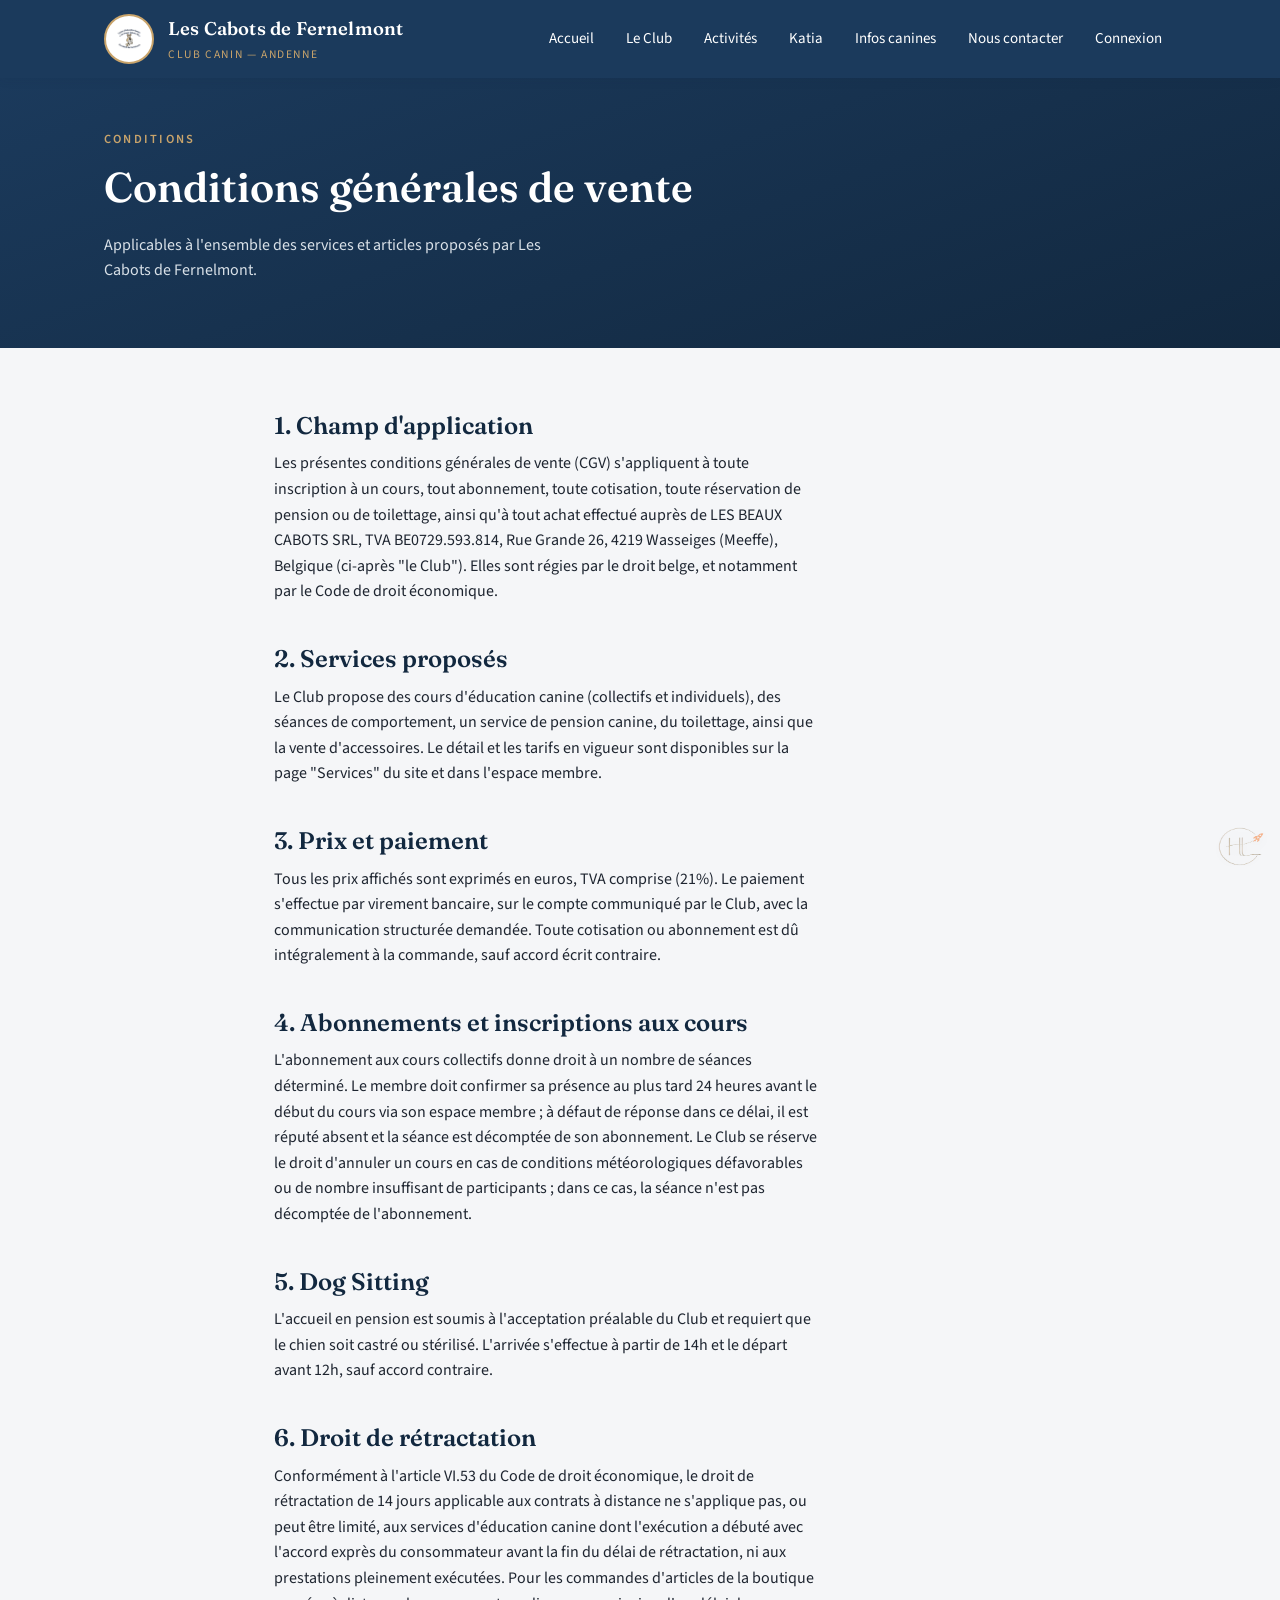
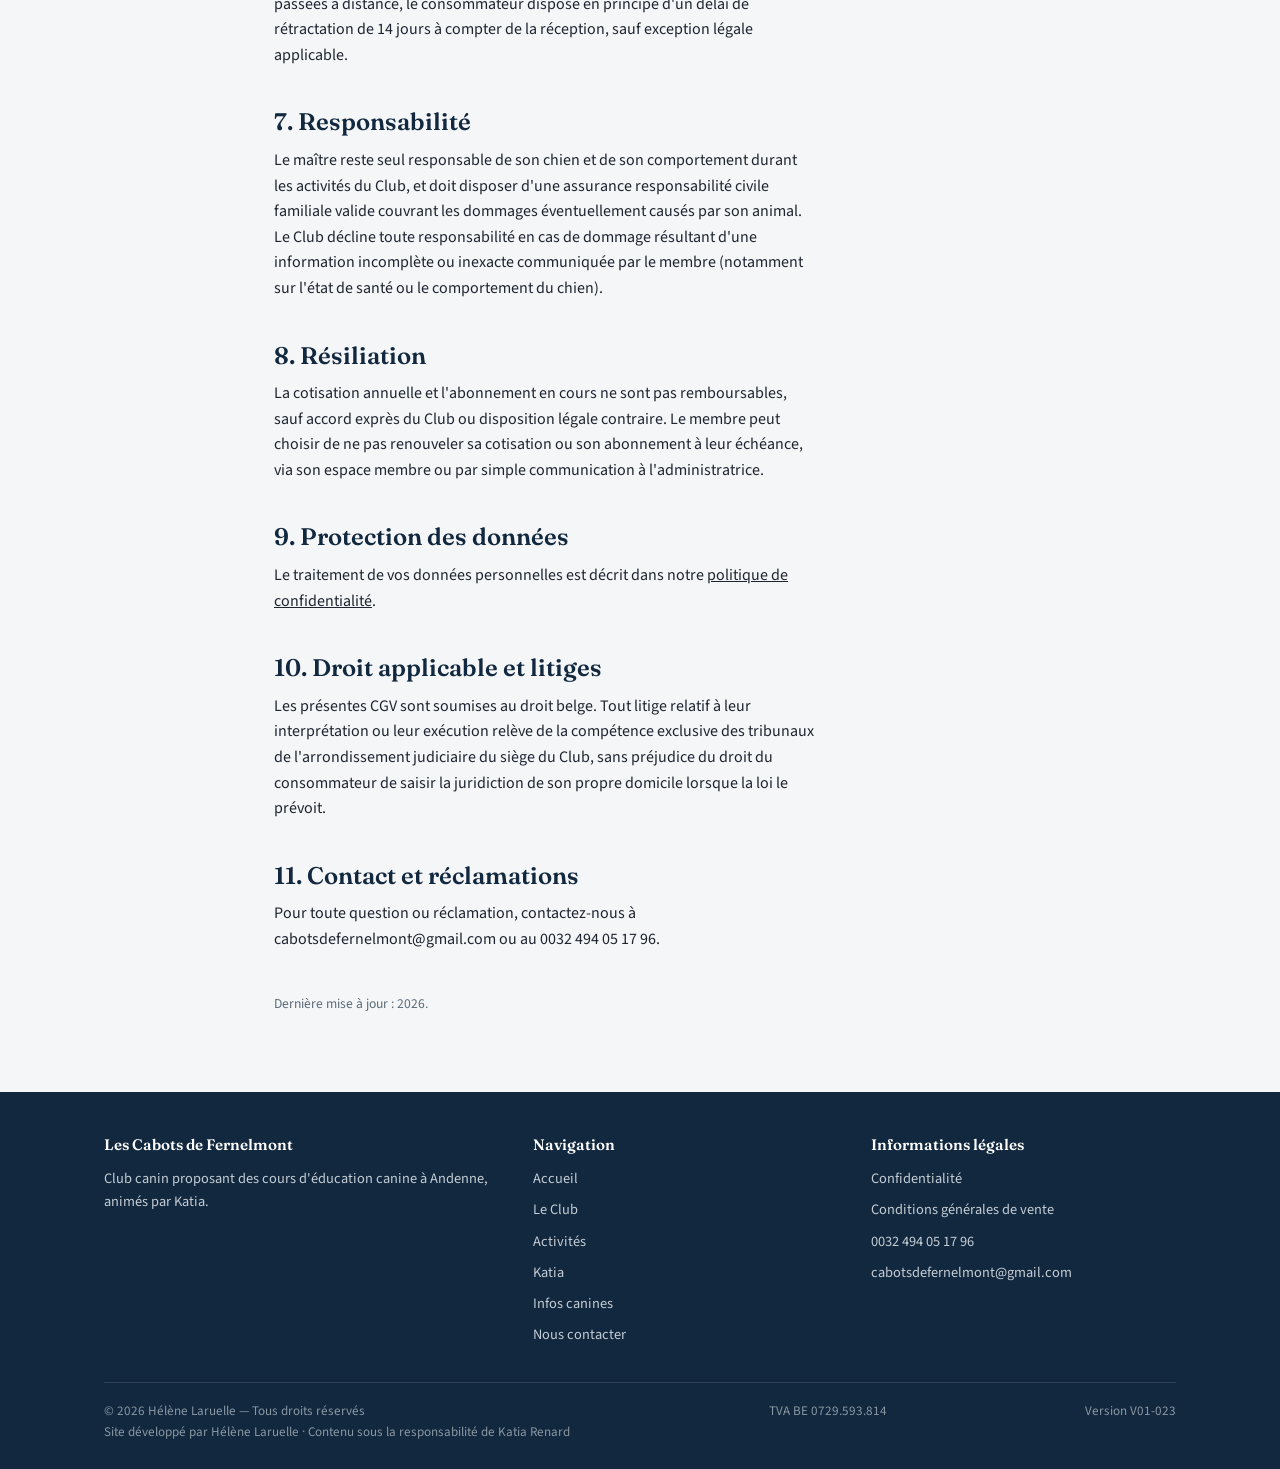
<file: cgv.html>
<!-- © 2026 Hélène Laruelle. Tous droits réservés. Ce code ne peut être utilisé, copié ou modifié sans autorisation écrite. Voir LICENSE.txt. Contenu sous la responsabilité de Katia Renard. -->
<!DOCTYPE html>
<html lang="fr">
<head>
<meta charset="UTF-8">
<meta name="viewport" content="width=device-width, initial-scale=1.0">
<title>Conditions générales de vente — Les Cabots de Fernelmont</title>
<meta name="description" content="Conditions générales de vente du club canin Les Cabots de Fernelmont, régies par le droit belge.">
<link rel="preconnect" href="https://fonts.googleapis.com">
<link rel="preconnect" href="https://fonts.gstatic.com" crossorigin>
<link href="https://fonts.googleapis.com/css2?family=Fraunces:wght@500;600;700&family=Source+Sans+3:wght@400;600;700&display=swap" rel="stylesheet">
<link rel="stylesheet" href="assets/style.css">
</head>
<body>

<header class="site-header">
  <div class="header-inner">
    <a class="brand" href="index.html">
      <span class="brand-logo"><img src="assets/logo.png" alt="Logo Les Cabots de Fernelmont"></span>
      <span class="brand-text">
        <span class="brand-name">Les Cabots de Fernelmont</span>
        <span class="brand-tagline">Club canin — Andenne</span>
      </span>
    </a>
    <button class="nav-toggle" aria-expanded="false" aria-controls="main-nav" aria-label="Ouvrir le menu"><span class="bars"></span></button>
    <nav class="main-nav" id="main-nav" aria-label="Navigation principale">
      <ul>
        <li><a href="index.html">Accueil</a></li>
        <li><a href="club.html">Le Club</a></li>
        <li><a href="activites.html">Activités</a></li>
        <li><a href="katia.html">Katia</a></li>
        <li><a href="infos-canines.html">Infos canines</a></li>
        <li><a href="contact.html">Nous contacter</a></li>
        <li><a href="connexion.html">Connexion</a></li>
      </ul>
    </nav>
  </div>
</header>

<section class="page-hero">
  <div class="container">
    <span class="eyebrow">Conditions</span>
    <h1>Conditions générales de vente</h1>
    <p class="lead">Applicables à l'ensemble des services et articles proposés par Les Cabots de Fernelmont.</p>
  </div>
</section>

<section>
  <div class="container" style="max-width: 780px;">

    <div class="info-block">
      <h2>1. Champ d'application</h2>
      <p>Les présentes conditions générales de vente (CGV) s'appliquent à toute inscription à un cours, tout abonnement, toute cotisation, toute réservation de pension ou de toilettage, ainsi qu'à tout achat effectué auprès de LES BEAUX CABOTS SRL, TVA BE0729.593.814, Rue Grande 26, 4219 Wasseiges (Meeffe), Belgique (ci-après "le Club"). Elles sont régies par le droit belge, et notamment par le Code de droit économique.</p>
    </div>

    <div class="info-block">
      <h2>2. Services proposés</h2>
      <p>Le Club propose des cours d'éducation canine (collectifs et individuels), des séances de comportement, un service de pension canine, du toilettage, ainsi que la vente d'accessoires. Le détail et les tarifs en vigueur sont disponibles sur la page "Services" du site et dans l'espace membre.</p>
    </div>

    <div class="info-block">
      <h2>3. Prix et paiement</h2>
      <p>Tous les prix affichés sont exprimés en euros, TVA comprise (21%). Le paiement s'effectue par virement bancaire, sur le compte communiqué par le Club, avec la communication structurée demandée. Toute cotisation ou abonnement est dû intégralement à la commande, sauf accord écrit contraire.</p>
    </div>

    <div class="info-block">
      <h2>4. Abonnements et inscriptions aux cours</h2>
      <p>L'abonnement aux cours collectifs donne droit à un nombre de séances déterminé. Le membre doit confirmer sa présence au plus tard 24 heures avant le début du cours via son espace membre ; à défaut de réponse dans ce délai, il est réputé absent et la séance est décomptée de son abonnement. Le Club se réserve le droit d'annuler un cours en cas de conditions météorologiques défavorables ou de nombre insuffisant de participants ; dans ce cas, la séance n'est pas décomptée de l'abonnement.</p>
    </div>

    <div class="info-block">
      <h2>5. Dog Sitting</h2>
      <p>L'accueil en pension est soumis à l'acceptation préalable du Club et requiert que le chien soit castré ou stérilisé. L'arrivée s'effectue à partir de 14h et le départ avant 12h, sauf accord contraire.</p>
    </div>

    <div class="info-block">
      <h2>6. Droit de rétractation</h2>
      <p>Conformément à l'article VI.53 du Code de droit économique, le droit de rétractation de 14 jours applicable aux contrats à distance ne s'applique pas, ou peut être limité, aux services d'éducation canine dont l'exécution a débuté avec l'accord exprès du consommateur avant la fin du délai de rétractation, ni aux prestations pleinement exécutées. Pour les commandes d'articles de la boutique passées à distance, le consommateur dispose en principe d'un délai de rétractation de 14 jours à compter de la réception, sauf exception légale applicable.</p>
    </div>

    <div class="info-block">
      <h2>7. Responsabilité</h2>
      <p>Le maître reste seul responsable de son chien et de son comportement durant les activités du Club, et doit disposer d'une assurance responsabilité civile familiale valide couvrant les dommages éventuellement causés par son animal. Le Club décline toute responsabilité en cas de dommage résultant d'une information incomplète ou inexacte communiquée par le membre (notamment sur l'état de santé ou le comportement du chien).</p>
    </div>

    <div class="info-block">
      <h2>8. Résiliation</h2>
      <p>La cotisation annuelle et l'abonnement en cours ne sont pas remboursables, sauf accord exprès du Club ou disposition légale contraire. Le membre peut choisir de ne pas renouveler sa cotisation ou son abonnement à leur échéance, via son espace membre ou par simple communication à l'administratrice.</p>
    </div>

    <div class="info-block">
      <h2>9. Protection des données</h2>
      <p>Le traitement de vos données personnelles est décrit dans notre <a href="confidentialite.html">politique de confidentialité</a>.</p>
    </div>

    <div class="info-block">
      <h2>10. Droit applicable et litiges</h2>
      <p>Les présentes CGV sont soumises au droit belge. Tout litige relatif à leur interprétation ou leur exécution relève de la compétence exclusive des tribunaux de l'arrondissement judiciaire du siège du Club, sans préjudice du droit du consommateur de saisir la juridiction de son propre domicile lorsque la loi le prévoit.</p>
    </div>

    <div class="info-block">
      <h2>11. Contact et réclamations</h2>
      <p>Pour toute question ou réclamation, contactez-nous à cabotsdefernelmont@gmail.com ou au 0032 494 05 17 96.</p>
    </div>

    <p style="color:var(--slate); font-size:0.85rem; margin-top:40px;">Dernière mise à jour : 2026.</p>

  </div>
</section>

<footer class="site-footer">
  <div class="container">
    <div class="footer-grid">
      <div>
        <h4>Les Cabots de Fernelmont</h4>
        <p>Club canin proposant des cours d'éducation canine à Andenne, animés par Katia.</p>
      </div>
      <div>
        <h4>Navigation</h4>
        <ul>
          <li><a href="index.html">Accueil</a></li>
          <li><a href="club.html">Le Club</a></li>
          <li><a href="activites.html">Activités</a></li>
          <li><a href="katia.html">Katia</a></li>
          <li><a href="infos-canines.html">Infos canines</a></li>
          <li><a href="contact.html">Nous contacter</a></li>
        </ul>
      </div>
      <div>
        <h4>Informations légales</h4>
        <ul>
          <li><a href="confidentialite.html">Confidentialité</a></li>
          <li><a href="cgv.html">Conditions générales de vente</a></li>
          <li><a href="tel:+32494051796">0032 494 05 17 96</a></li>
          <li><a href="mailto:cabotsdefernelmont@gmail.com">cabotsdefernelmont@gmail.com</a></li>
        </ul>
      </div>
    </div>
    <div class="footer-bottom">
      <span>© 2026 Hélène Laruelle — Tous droits réservés<br>Site développé par Hélène Laruelle · Contenu sous la responsabilité de Katia Renard</span>
      <span>TVA BE 0729.593.814</span>
      <span>Version <span id="versionPublic"></span></span>
    </div>
  </div>
</footer>

<script>
  const toggle = document.querySelector('.nav-toggle');
  const nav = document.getElementById('main-nav');
  toggle.addEventListener('click', () => {
    const isOpen = nav.classList.toggle('open');
    toggle.setAttribute('aria-expanded', isOpen);
  });
</script>
<img src="assets/logo-helene-laruelle.png" alt="Site développé par Hélène Laruelle" title="Site développé par Hélène Laruelle" class="badge-helene">
<script type="module">
  import { VERSION_SITE } from "./assets/version.js";
  document.getElementById('versionPublic') && (document.getElementById('versionPublic').textContent = VERSION_SITE);
</script>
</body>
</html>
</file>
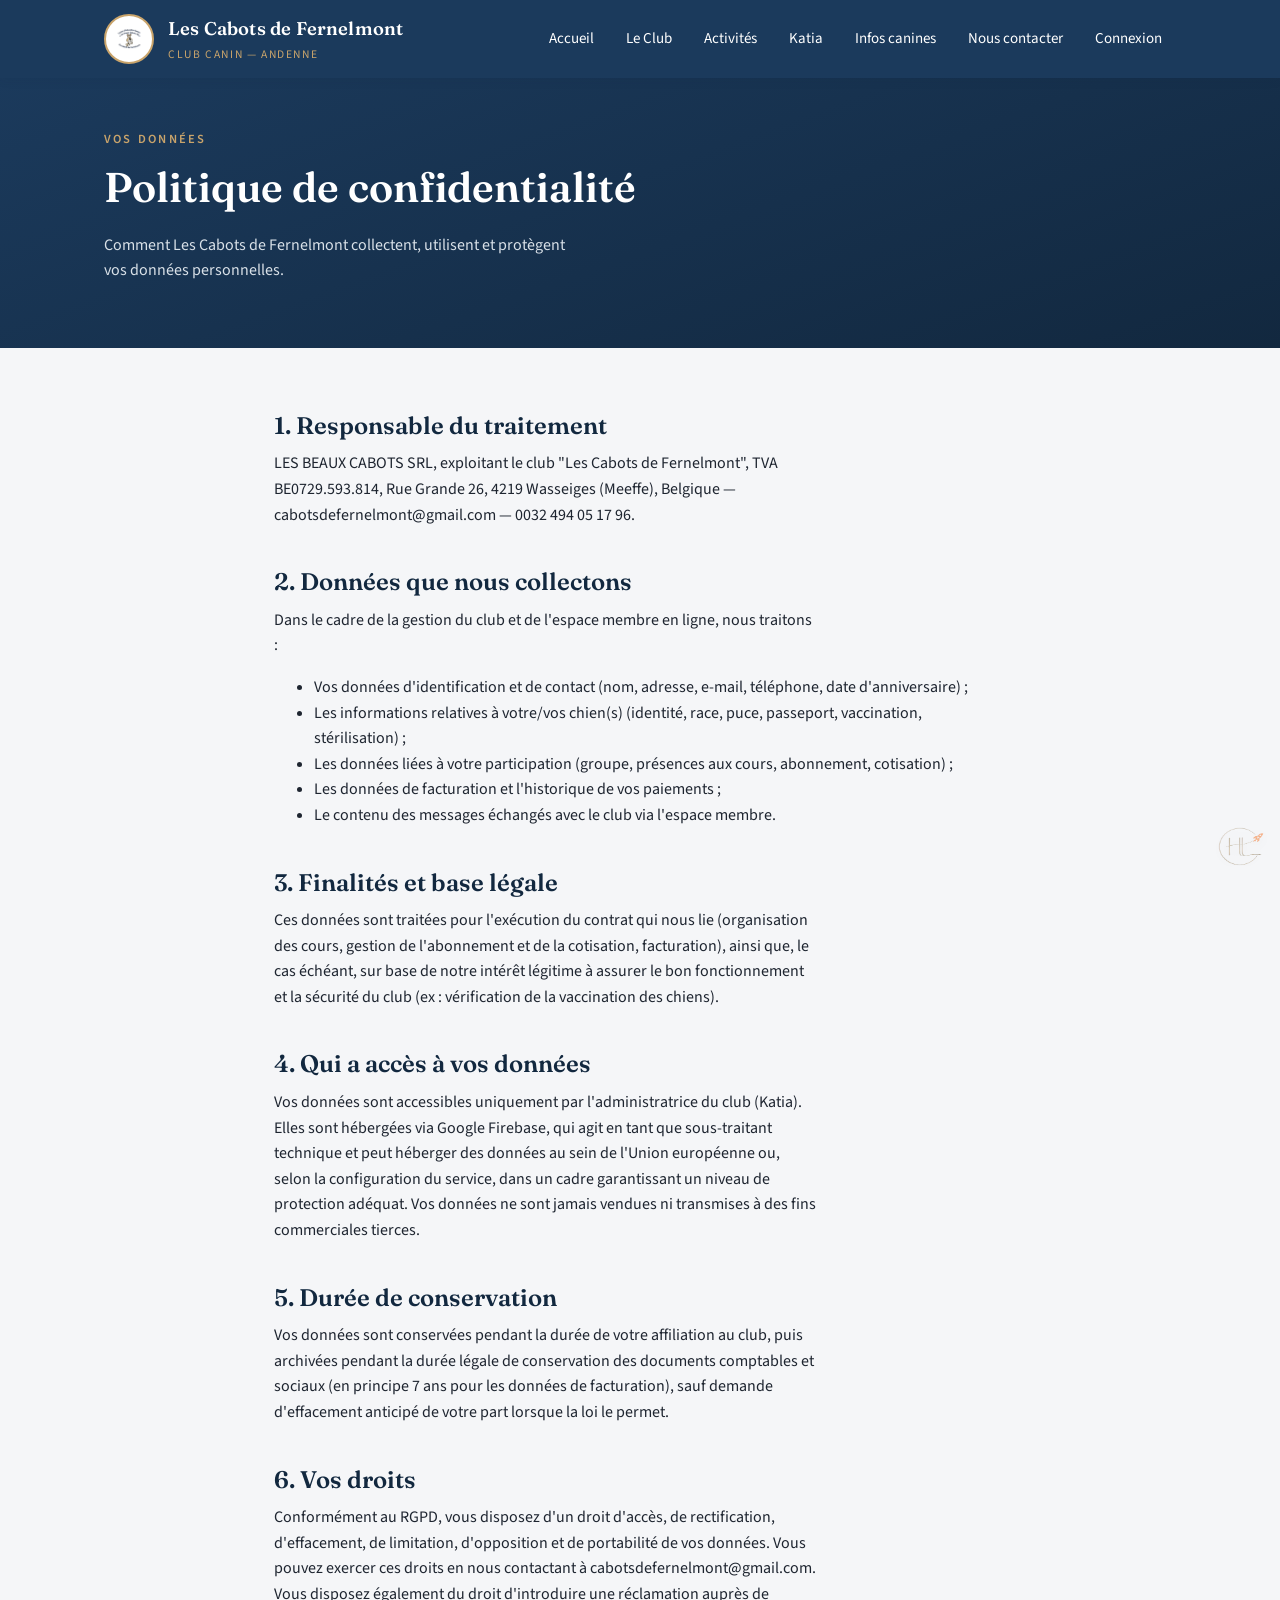
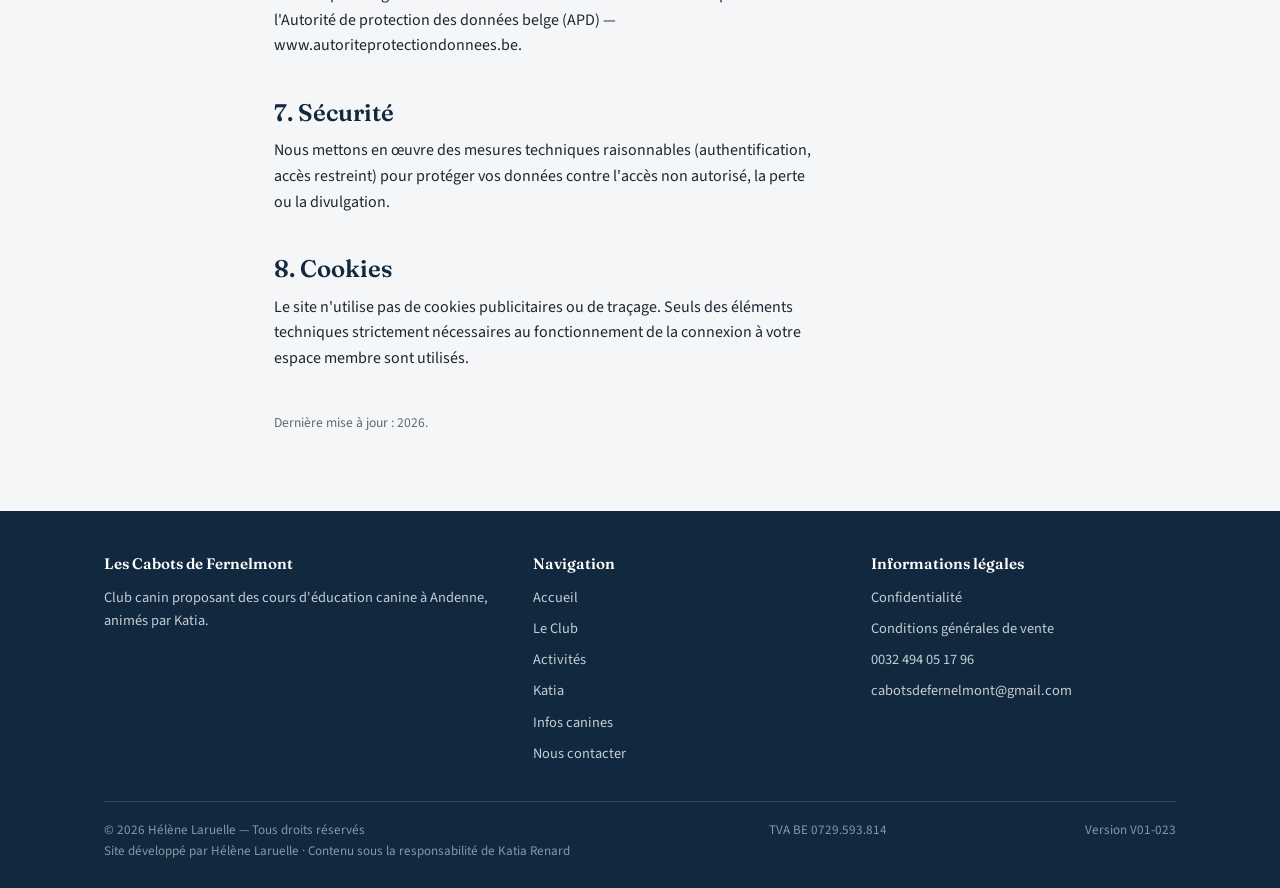
<file: confidentialite.html>
<!-- © 2026 Hélène Laruelle. Tous droits réservés. Ce code ne peut être utilisé, copié ou modifié sans autorisation écrite. Voir LICENSE.txt. Contenu sous la responsabilité de Katia Renard. -->
<!DOCTYPE html>
<html lang="fr">
<head>
<meta charset="UTF-8">
<meta name="viewport" content="width=device-width, initial-scale=1.0">
<title>Politique de confidentialité — Les Cabots de Fernelmont</title>
<meta name="description" content="Politique de confidentialité et protection des données (RGPD) du club canin Les Cabots de Fernelmont.">
<link rel="preconnect" href="https://fonts.googleapis.com">
<link rel="preconnect" href="https://fonts.gstatic.com" crossorigin>
<link href="https://fonts.googleapis.com/css2?family=Fraunces:wght@500;600;700&family=Source+Sans+3:wght@400;600;700&display=swap" rel="stylesheet">
<link rel="stylesheet" href="assets/style.css">
</head>
<body>

<header class="site-header">
  <div class="header-inner">
    <a class="brand" href="index.html">
      <span class="brand-logo"><img src="assets/logo.png" alt="Logo Les Cabots de Fernelmont"></span>
      <span class="brand-text">
        <span class="brand-name">Les Cabots de Fernelmont</span>
        <span class="brand-tagline">Club canin — Andenne</span>
      </span>
    </a>
    <button class="nav-toggle" aria-expanded="false" aria-controls="main-nav" aria-label="Ouvrir le menu"><span class="bars"></span></button>
    <nav class="main-nav" id="main-nav" aria-label="Navigation principale">
      <ul>
        <li><a href="index.html">Accueil</a></li>
        <li><a href="club.html">Le Club</a></li>
        <li><a href="activites.html">Activités</a></li>
        <li><a href="katia.html">Katia</a></li>
        <li><a href="infos-canines.html">Infos canines</a></li>
        <li><a href="contact.html">Nous contacter</a></li>
        <li><a href="connexion.html">Connexion</a></li>
      </ul>
    </nav>
  </div>
</header>

<section class="page-hero">
  <div class="container">
    <span class="eyebrow">Vos données</span>
    <h1>Politique de confidentialité</h1>
    <p class="lead">Comment Les Cabots de Fernelmont collectent, utilisent et protègent vos données personnelles.</p>
  </div>
</section>

<section>
  <div class="container" style="max-width: 780px;">

    <div class="info-block">
      <h2>1. Responsable du traitement</h2>
      <p>LES BEAUX CABOTS SRL, exploitant le club "Les Cabots de Fernelmont", TVA BE0729.593.814, Rue Grande 26, 4219 Wasseiges (Meeffe), Belgique — cabotsdefernelmont@gmail.com — 0032 494 05 17 96.</p>
    </div>

    <div class="info-block">
      <h2>2. Données que nous collectons</h2>
      <p>Dans le cadre de la gestion du club et de l'espace membre en ligne, nous traitons :</p>
      <ul>
        <li>Vos données d'identification et de contact (nom, adresse, e-mail, téléphone, date d'anniversaire) ;</li>
        <li>Les informations relatives à votre/vos chien(s) (identité, race, puce, passeport, vaccination, stérilisation) ;</li>
        <li>Les données liées à votre participation (groupe, présences aux cours, abonnement, cotisation) ;</li>
        <li>Les données de facturation et l'historique de vos paiements ;</li>
        <li>Le contenu des messages échangés avec le club via l'espace membre.</li>
      </ul>
    </div>

    <div class="info-block">
      <h2>3. Finalités et base légale</h2>
      <p>Ces données sont traitées pour l'exécution du contrat qui nous lie (organisation des cours, gestion de l'abonnement et de la cotisation, facturation), ainsi que, le cas échéant, sur base de notre intérêt légitime à assurer le bon fonctionnement et la sécurité du club (ex : vérification de la vaccination des chiens).</p>
    </div>

    <div class="info-block">
      <h2>4. Qui a accès à vos données</h2>
      <p>Vos données sont accessibles uniquement par l'administratrice du club (Katia). Elles sont hébergées via Google Firebase, qui agit en tant que sous-traitant technique et peut héberger des données au sein de l'Union européenne ou, selon la configuration du service, dans un cadre garantissant un niveau de protection adéquat. Vos données ne sont jamais vendues ni transmises à des fins commerciales tierces.</p>
    </div>

    <div class="info-block">
      <h2>5. Durée de conservation</h2>
      <p>Vos données sont conservées pendant la durée de votre affiliation au club, puis archivées pendant la durée légale de conservation des documents comptables et sociaux (en principe 7 ans pour les données de facturation), sauf demande d'effacement anticipé de votre part lorsque la loi le permet.</p>
    </div>

    <div class="info-block">
      <h2>6. Vos droits</h2>
      <p>Conformément au RGPD, vous disposez d'un droit d'accès, de rectification, d'effacement, de limitation, d'opposition et de portabilité de vos données. Vous pouvez exercer ces droits en nous contactant à cabotsdefernelmont@gmail.com. Vous disposez également du droit d'introduire une réclamation auprès de l'Autorité de protection des données belge (APD) — www.autoriteprotectiondonnees.be.</p>
    </div>

    <div class="info-block">
      <h2>7. Sécurité</h2>
      <p>Nous mettons en œuvre des mesures techniques raisonnables (authentification, accès restreint) pour protéger vos données contre l'accès non autorisé, la perte ou la divulgation.</p>
    </div>

    <div class="info-block">
      <h2>8. Cookies</h2>
      <p>Le site n'utilise pas de cookies publicitaires ou de traçage. Seuls des éléments techniques strictement nécessaires au fonctionnement de la connexion à votre espace membre sont utilisés.</p>
    </div>

    <p style="color:var(--slate); font-size:0.85rem; margin-top:40px;">Dernière mise à jour : 2026.</p>

  </div>
</section>

<footer class="site-footer">
  <div class="container">
    <div class="footer-grid">
      <div>
        <h4>Les Cabots de Fernelmont</h4>
        <p>Club canin proposant des cours d'éducation canine à Andenne, animés par Katia.</p>
      </div>
      <div>
        <h4>Navigation</h4>
        <ul>
          <li><a href="index.html">Accueil</a></li>
          <li><a href="club.html">Le Club</a></li>
          <li><a href="activites.html">Activités</a></li>
          <li><a href="katia.html">Katia</a></li>
          <li><a href="infos-canines.html">Infos canines</a></li>
          <li><a href="contact.html">Nous contacter</a></li>
        </ul>
      </div>
      <div>
        <h4>Informations légales</h4>
        <ul>
          <li><a href="confidentialite.html">Confidentialité</a></li>
          <li><a href="cgv.html">Conditions générales de vente</a></li>
          <li><a href="tel:+32494051796">0032 494 05 17 96</a></li>
          <li><a href="mailto:cabotsdefernelmont@gmail.com">cabotsdefernelmont@gmail.com</a></li>
        </ul>
      </div>
    </div>
    <div class="footer-bottom">
      <span>© 2026 Hélène Laruelle — Tous droits réservés<br>Site développé par Hélène Laruelle · Contenu sous la responsabilité de Katia Renard</span>
      <span>TVA BE 0729.593.814</span>
      <span>Version <span id="versionPublic"></span></span>
    </div>
  </div>
</footer>

<script>
  const toggle = document.querySelector('.nav-toggle');
  const nav = document.getElementById('main-nav');
  toggle.addEventListener('click', () => {
    const isOpen = nav.classList.toggle('open');
    toggle.setAttribute('aria-expanded', isOpen);
  });
</script>
<img src="assets/logo-helene-laruelle.png" alt="Site développé par Hélène Laruelle" title="Site développé par Hélène Laruelle" class="badge-helene">
<script type="module">
  import { VERSION_SITE } from "./assets/version.js";
  document.getElementById('versionPublic') && (document.getElementById('versionPublic').textContent = VERSION_SITE);
</script>
</body>
</html>
</file>
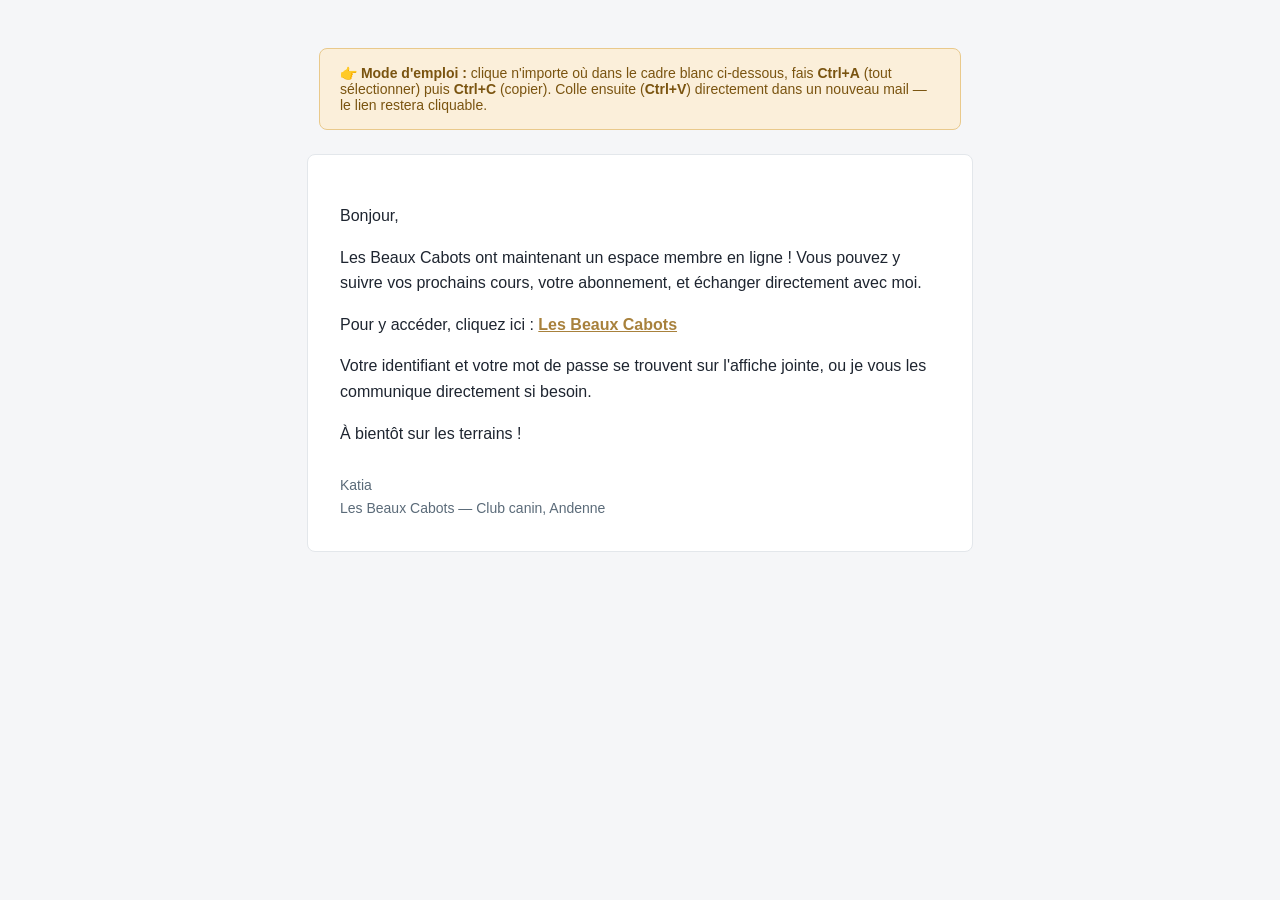
<file: corps-mail-invitation.html>
<!-- © 2026 Hélène Laruelle. Tous droits réservés. Ce code ne peut être utilisé, copié ou modifié sans autorisation écrite. Voir LICENSE.txt. Contenu sous la responsabilité de Katia Renard. -->
<!DOCTYPE html>
<html lang="fr">
<head>
<meta charset="UTF-8">
<title>Corps de mail — Les Beaux Cabots</title>
<style>
  body { font-family: Georgia, 'Times New Roman', serif; background: #F5F6F8; padding: 40px 20px; }
  .instructions {
    max-width: 600px; margin: 0 auto 24px; background: #FBEFDA; border: 1px solid #E9C98B;
    border-radius: 8px; padding: 16px 20px; font-family: Arial, sans-serif; font-size: 14px; color: #7A5410;
  }
  .email-body {
    max-width: 600px; margin: 0 auto; background: #FFFFFF; border: 1px solid #E3E7EB;
    border-radius: 8px; padding: 32px; font-family: Arial, Helvetica, sans-serif; color: #1E2530; line-height: 1.6;
  }
  .email-body a { color: #A8813C; font-weight: bold; text-decoration: underline; }
  .signature { margin-top: 28px; color: #5B6B79; font-size: 14px; }
</style>
</head>
<body>

<div class="instructions">
  👉 <strong>Mode d'emploi :</strong> clique n'importe où dans le cadre blanc ci-dessous, fais <strong>Ctrl+A</strong> (tout sélectionner) puis <strong>Ctrl+C</strong> (copier). Colle ensuite (<strong>Ctrl+V</strong>) directement dans un nouveau mail — le lien restera cliquable.
</div>

<div class="email-body" id="corpsMail">
  <p>Bonjour,</p>

  <p>Les Beaux Cabots ont maintenant un espace membre en ligne ! Vous pouvez y suivre vos prochains cours, votre abonnement, et échanger directement avec moi.</p>

  <p>Pour y accéder, cliquez ici : <a href="https://katia-cabots.github.io/lescabotsdefernelmont/" target="_blank">Les Beaux Cabots</a></p>

  <p>Votre identifiant et votre mot de passe se trouvent sur l'affiche jointe, ou je vous les communique directement si besoin.</p>

  <p>À bientôt sur les terrains !</p>

  <div class="signature">
    Katia<br>
    Les Beaux Cabots — Club canin, Andenne
  </div>
</div>

</body>
</html>
</file>
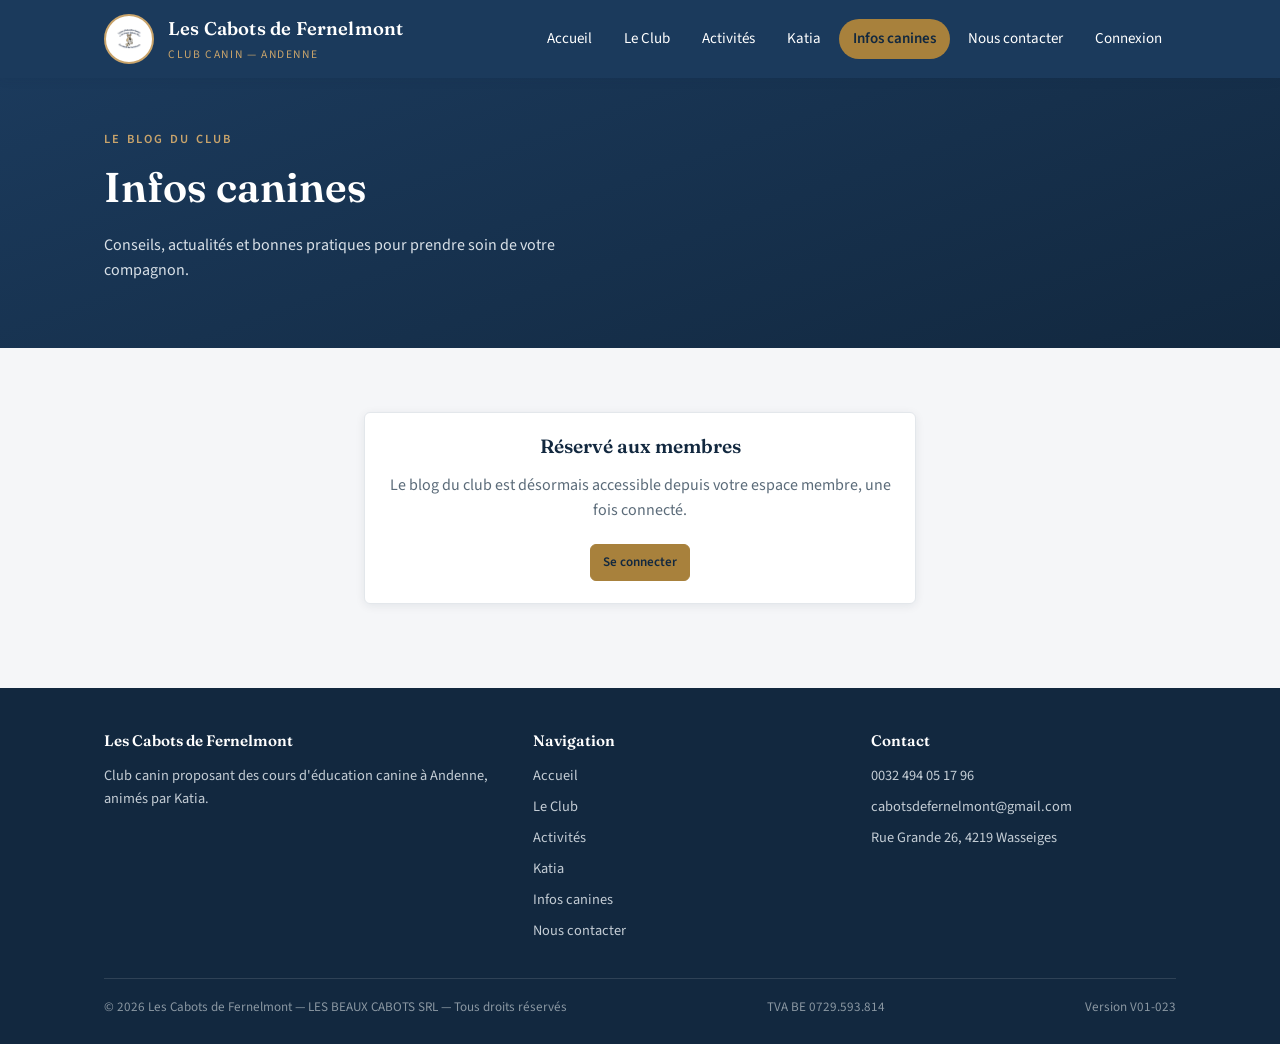
<file: infos-canines.html>
<!-- © 2026 Hélène Laruelle. Tous droits réservés. Ce code ne peut être utilisé, copié ou modifié sans autorisation écrite. Voir LICENSE.txt. Contenu sous la responsabilité de Katia Renard. -->
<!DOCTYPE html>
<html lang="fr">
<head>
<meta charset="UTF-8">
<meta name="viewport" content="width=device-width, initial-scale=1.0">
<title>Infos canines — Les Cabots de Fernelmont | Conseils et actualités</title>
<meta name="description" content="Conseils, actualités et articles sur l'éducation canine par Les Cabots de Fernelmont, club canin à Andenne.">
<link rel="canonical" href="https://katia-cabots.github.io/lescabotsdefernelmont/infos-canines.html">
<link rel="preconnect" href="https://fonts.googleapis.com">
<link rel="preconnect" href="https://fonts.gstatic.com" crossorigin>
<link href="https://fonts.googleapis.com/css2?family=Fraunces:wght@500;600;700&family=Source+Sans+3:wght@400;600;700&display=swap" rel="stylesheet">
<link rel="stylesheet" href="assets/style.css">
<link rel="stylesheet" href="assets/app.css">
</head>
<body>

<header class="site-header">
  <div class="header-inner">
    <a class="brand" href="index.html">
      <span class="brand-logo"><img src="assets/logo.png" alt="Logo Les Cabots de Fernelmont"></span>
      <span class="brand-text">
        <span class="brand-name">Les Cabots de Fernelmont</span>
        <span class="brand-tagline">Club canin — Andenne</span>
      </span>
    </a>
    <button class="nav-toggle" aria-expanded="false" aria-controls="main-nav" aria-label="Ouvrir le menu"><span class="bars"></span></button>
    <nav class="main-nav" id="main-nav" aria-label="Navigation principale">
      <ul>
        <li><a href="index.html">Accueil</a></li>
        <li><a href="club.html">Le Club</a></li>
        <li><a href="activites.html">Activités</a></li>
        <li><a href="katia.html">Katia</a></li>
        <li><a href="infos-canines.html" class="active">Infos canines</a></li>
        <li><a href="contact.html">Nous contacter</a></li>
        <li><a href="connexion.html">Connexion</a></li>
      </ul>
    </nav>
  </div>
</header>

<section class="page-hero">
  <div class="container">
    <span class="eyebrow">Le blog du club</span>
    <h1>Infos canines</h1>
    <p class="lead">Conseils, actualités et bonnes pratiques pour prendre soin de votre compagnon.</p>
  </div>
</section>

<section>
  <div class="container" style="max-width:600px; text-align:center;">
    <div class="app-panel">
      <h2>Réservé aux membres</h2>
      <p style="color:var(--slate); margin-bottom:20px;">Le blog du club est désormais accessible depuis votre espace membre, une fois connecté.</p>
      <a href="connexion.html" class="btn-sm primary" style="display:inline-block; text-decoration:none;">Se connecter</a>
    </div>
  </div>
</section>

<footer class="site-footer">
  <div class="container">
    <div class="footer-grid">
      <div>
        <h4>Les Cabots de Fernelmont</h4>
        <p>Club canin proposant des cours d'éducation canine à Andenne, animés par Katia.</p>
      </div>
      <div>
        <h4>Navigation</h4>
        <ul>
          <li><a href="index.html">Accueil</a></li>
          <li><a href="club.html">Le Club</a></li>
          <li><a href="activites.html">Activités</a></li>
          <li><a href="katia.html">Katia</a></li>
          <li><a href="infos-canines.html">Infos canines</a></li>
          <li><a href="contact.html">Nous contacter</a></li>
        </ul>
      </div>
      <div>
        <h4>Contact</h4>
        <ul>
          <li><a href="tel:+32494051796">0032 494 05 17 96</a></li>
          <li><a href="mailto:cabotsdefernelmont@gmail.com">cabotsdefernelmont@gmail.com</a></li>
          <li>Rue Grande 26, 4219 Wasseiges</li>
        </ul>
      </div>
    </div>
    <div class="footer-bottom">
      <span>© 2026 Les Cabots de Fernelmont — LES BEAUX CABOTS SRL — Tous droits réservés</span>
      <span>TVA BE 0729.593.814</span>
      <span>Version <span id="versionPublic"></span></span>
    </div>
  </div>
</footer>

<script>
  const toggle = document.querySelector('.nav-toggle');
  const nav = document.getElementById('main-nav');
  toggle.addEventListener('click', () => {
    const isOpen = nav.classList.toggle('open');
    toggle.setAttribute('aria-expanded', isOpen);
  });
</script>
<script type="module">
  import { VERSION_SITE } from "./assets/version.js";
  document.getElementById('versionPublic') && (document.getElementById('versionPublic').textContent = VERSION_SITE);
</script>
</body>
</html>
</file>
<file: assets/style.css>
/* © 2026 Hélène Laruelle. Tous droits réservés. Voir LICENSE.txt. */

/* ==========================================================================
   Les Cabots de Fernelmont — Charte graphique
   Classique & professionnelle : bleu nuit + gris ardoise + touche laiton
   ========================================================================== */

:root {
  --navy: #1B3A5C;
  --navy-dark: #12283F;
  --slate: #5B6B79;
  --slate-light: #8B99A5;
  --paper: #F5F6F8;
  --paper-warm: #EFEDE7;
  --white: #FFFFFF;
  --brass: #A8813C;
  --brass-light: #C9A46B;
  --ink: #1E2530;

  --font-display: "Fraunces", Georgia, "Times New Roman", serif;
  --font-body: "Source Sans 3", "Segoe UI", Arial, sans-serif;

  --radius: 6px;
  --shadow-card: 0 12px 30px -14px rgba(18, 40, 63, 0.35);
  --shadow-soft: 0 2px 10px rgba(18, 40, 63, 0.08);
  --max-width: 1120px;
}

@media (prefers-reduced-motion: reduce) {
  * { animation-duration: 0.001ms !important; animation-iteration-count: 1 !important; transition-duration: 0.001ms !important; }
}

* { box-sizing: border-box; }

html { scroll-behavior: smooth; }

body {
  margin: 0;
  font-family: var(--font-body);
  color: var(--ink);
  background: var(--paper);
  line-height: 1.6;
  -webkit-font-smoothing: antialiased;
}

img { max-width: 100%; display: block; }

a { color: inherit; }

h1, h2, h3, h4 {
  font-family: var(--font-display);
  color: var(--navy-dark);
  margin: 0 0 0.5em 0;
  line-height: 1.15;
  font-weight: 600;
}

p { margin: 0 0 1em 0; }

.container {
  max-width: var(--max-width);
  margin: 0 auto;
  padding: 0 24px;
}

a:focus-visible,
button:focus-visible {
  outline: 3px solid var(--brass);
  outline-offset: 2px;
}

/* ---------- Header / Navigation ---------- */

.site-header {
  background: var(--navy);
  color: var(--white);
  position: sticky;
  top: 0;
  z-index: 50;
  box-shadow: var(--shadow-soft);
}

.header-inner {
  display: flex;
  align-items: center;
  justify-content: space-between;
  padding: 14px 24px;
  max-width: var(--max-width);
  margin: 0 auto;
  gap: 20px;
}

.brand {
  display: flex;
  align-items: center;
  gap: 14px;
  text-decoration: none;
  color: var(--white);
}

.brand-logo {
  width: 50px;
  height: 50px;
  border-radius: 50%;
  background: var(--white);
  display: flex;
  align-items: center;
  justify-content: center;
  flex: none;
  overflow: hidden;
  border: 2px solid var(--brass-light);
  padding: 4px;
}

.brand-logo img { width: 100%; height: 100%; object-fit: contain; }

.brand-logo .placeholder-mark {
  font-family: var(--font-display);
  font-weight: 700;
  color: var(--navy);
  font-size: 1.3rem;
}

.brand-text .brand-name {
  font-family: var(--font-display);
  font-size: 1.15rem;
  font-weight: 600;
  letter-spacing: 0.01em;
  display: block;
}

.brand-text .brand-tagline {
  font-size: 0.72rem;
  text-transform: uppercase;
  letter-spacing: 0.14em;
  color: var(--brass-light);
  display: block;
  margin-top: 2px;
}

nav.main-nav ul {
  list-style: none;
  display: flex;
  gap: 4px;
  margin: 0;
  padding: 0;
  flex-wrap: wrap;
}

nav.main-nav a {
  text-decoration: none;
  color: var(--white);
  font-size: 0.94rem;
  padding: 8px 14px;
  border-radius: 999px;
  transition: background 0.2s ease, color 0.2s ease;
  display: inline-block;
}

nav.main-nav a:hover { background: rgba(255,255,255,0.12); }

nav.main-nav a.active {
  background: var(--brass);
  color: var(--navy-dark);
  font-weight: 600;
}

.nav-toggle {
  display: none;
  align-items: center;
  justify-content: center;
  width: 40px;
  height: 40px;
  background: none;
  border: 1px solid rgba(255,255,255,0.4);
  color: var(--white);
  border-radius: var(--radius);
  padding: 0;
  flex: none;
  cursor: pointer;
}

.nav-toggle .bars {
  position: relative;
  width: 18px;
  height: 2px;
  background: var(--white);
}
.nav-toggle .bars::before,
.nav-toggle .bars::after {
  content: "";
  position: absolute;
  left: 0;
  width: 18px;
  height: 2px;
  background: var(--white);
}
.nav-toggle .bars::before { top: -6px; }
.nav-toggle .bars::after { top: 6px; }

nav.main-nav {
  margin-left: auto;
}

@media (max-width: 760px) {
  .header-inner { flex-wrap: wrap; }
  nav.main-nav { margin-left: 0; }
  .nav-toggle { display: flex; }
  nav.main-nav {
    width: 100%;
    display: none;
    background: var(--navy-dark);
    border-radius: var(--radius);
    margin-top: 12px;
    padding: 8px;
  }
  nav.main-nav.open { display: block; }
  nav.main-nav ul { flex-direction: column; gap: 2px; }
  nav.main-nav a { display: block; }
}

/* ---------- Hero ---------- */

.hero {
  background: linear-gradient(160deg, var(--navy) 0%, var(--navy-dark) 100%);
  color: var(--white);
  padding: 72px 0 88px;
  position: relative;
  overflow: hidden;
}

.hero::after {
  content: "";
  position: absolute;
  right: -80px;
  bottom: -120px;
  width: 360px;
  height: 360px;
  border: 1px solid rgba(201, 164, 107, 0.25);
  border-radius: 50%;
}

.hero-inner {
  max-width: var(--max-width);
  margin: 0 auto;
  padding: 0 24px;
  position: relative;
  z-index: 1;
}

.eyebrow {
  text-transform: uppercase;
  letter-spacing: 0.18em;
  font-size: 0.78rem;
  color: var(--brass-light);
  font-weight: 600;
  margin-bottom: 14px;
  display: block;
}

.hero h1 {
  color: var(--white);
  font-size: clamp(2.1rem, 4.2vw, 3.2rem);
  max-width: 18ch;
}

.hero .lead {
  color: #D9E1E8;
  font-size: 1.15rem;
  max-width: 52ch;
  margin-bottom: 28px;
}

.page-hero {
  background: linear-gradient(160deg, var(--navy) 0%, var(--navy-dark) 100%);
  color: var(--white);
  padding: 52px 0 64px;
}

.page-hero h1 { color: var(--white); font-size: clamp(1.9rem, 3.6vw, 2.6rem); }
.page-hero .lead { color: #D9E1E8; max-width: 60ch; margin-bottom: 0; }

/* ---------- Buttons ---------- */

.btn {
  display: inline-flex;
  align-items: center;
  gap: 8px;
  padding: 12px 22px;
  border-radius: var(--radius);
  text-decoration: none;
  font-weight: 600;
  font-size: 0.98rem;
  border: 1px solid transparent;
  transition: transform 0.15s ease, box-shadow 0.15s ease;
}

.btn:hover { transform: translateY(-1px); }

.btn-primary {
  background: var(--brass);
  color: var(--navy-dark);
}
.btn-primary:hover { box-shadow: 0 8px 18px -6px rgba(168,129,60,0.55); }

.btn-outline {
  background: transparent;
  color: var(--white);
  border-color: rgba(255,255,255,0.55);
}
.btn-outline:hover { background: rgba(255,255,255,0.1); }

.btn-row { display: flex; gap: 14px; flex-wrap: wrap; }

/* ---------- Sections ---------- */

section { padding: 64px 0; }

.section-alt { background: var(--white); }

.section-title-row { max-width: 62ch; margin-bottom: 40px; }

.section-title-row .eyebrow { color: var(--brass); }
.section-title-row h2 { color: var(--navy-dark); font-size: clamp(1.6rem, 3vw, 2.1rem); }

/* Quick-link cards on homepage */

.card-grid {
  display: grid;
  grid-template-columns: repeat(auto-fit, minmax(220px, 1fr));
  gap: 22px;
}

.link-card {
  background: var(--white);
  border: 1px solid #E3E7EB;
  border-top: 3px solid var(--brass);
  border-radius: var(--radius);
  padding: 26px 24px;
  text-decoration: none;
  color: var(--ink);
  box-shadow: var(--shadow-soft);
  transition: transform 0.18s ease, box-shadow 0.18s ease;
  display: block;
}

.link-card:hover {
  transform: translateY(-3px);
  box-shadow: var(--shadow-card);
}

.link-card h3 { font-size: 1.15rem; margin-bottom: 8px; color: var(--navy); }
.link-card p { margin: 0; color: var(--slate); font-size: 0.95rem; }
.link-card .card-arrow { color: var(--brass); font-weight: 700; margin-top: 12px; display: inline-block; }

/* Activity list */

.activity-grid {
  display: grid;
  grid-template-columns: repeat(auto-fit, minmax(240px, 1fr));
  gap: 24px;
}

.activity-card {
  background: var(--white);
  border-radius: var(--radius);
  padding: 28px 24px;
  box-shadow: var(--shadow-soft);
  border: 1px solid #E3E7EB;
}

.activity-card .num {
  font-family: var(--font-display);
  color: var(--brass-light);
  font-size: 0.85rem;
  letter-spacing: 0.1em;
  text-transform: uppercase;
  margin-bottom: 10px;
  display: block;
}

.activity-card h3 { color: var(--navy); font-size: 1.2rem; }
.activity-card p { color: var(--slate); font-size: 0.96rem; margin: 0; }

/* ---------- Business-card contact block (élément signature) ---------- */

.contact-card {
  background: var(--white);
  border-radius: 10px;
  box-shadow: var(--shadow-card);
  padding: 0;
  overflow: hidden;
  display: grid;
  grid-template-columns: auto 1fr;
  max-width: 640px;
}

.contact-card .cc-side {
  background: var(--navy);
  padding: 30px 22px;
  display: flex;
  align-items: center;
  justify-content: center;
}

.contact-card .cc-side .placeholder-mark {
  font-family: var(--font-display);
  color: var(--brass-light);
  font-size: 2rem;
  border: 2px solid var(--brass-light);
  border-radius: 50%;
  width: 72px;
  height: 72px;
  display: flex;
  align-items: center;
  justify-content: center;
}

.contact-card .cc-side img {
  width: 72px;
  height: 72px;
  object-fit: contain;
  border-radius: 50%;
  background: var(--white);
  padding: 6px;
  border: 2px solid var(--brass-light);
}

.contact-card .cc-body { padding: 26px 28px; }

.contact-card h3 {
  font-size: 1.05rem;
  color: var(--navy-dark);
  margin-bottom: 4px;
}

.contact-card .cc-role {
  color: var(--brass);
  font-size: 0.8rem;
  text-transform: uppercase;
  letter-spacing: 0.1em;
  font-weight: 700;
  margin-bottom: 16px;
}

.contact-list {
  list-style: none;
  margin: 0;
  padding: 0;
  display: flex;
  flex-direction: column;
  gap: 10px;
}

.contact-list li { display: flex; align-items: baseline; gap: 8px; font-size: 0.95rem; }

.contact-list .label {
  color: var(--slate-light);
  font-size: 0.78rem;
  text-transform: uppercase;
  letter-spacing: 0.06em;
  width: 60px;
  flex: none;
}

.contact-list a {
  color: var(--navy);
  text-decoration: none;
  font-weight: 600;
  border-bottom: 1px solid transparent;
}
.contact-list a:hover { border-bottom-color: var(--brass); }

@media (max-width: 520px) {
  .contact-card { grid-template-columns: 1fr; }
  .contact-card .cc-side { padding: 22px; }
}

/* ---------- Info blocks ---------- */

.info-block { margin-bottom: 40px; }
.info-block:last-child { margin-bottom: 0; }
.info-block h2 { font-size: 1.5rem; color: var(--navy-dark); }
.info-block p { color: var(--ink); max-width: 68ch; }

.two-col {
  display: grid;
  grid-template-columns: 1.1fr 0.9fr;
  gap: 44px;
  align-items: start;
}

@media (max-width: 780px) {
  .two-col { grid-template-columns: 1fr; }
}

.portrait-frame {
  background: var(--white);
  border-radius: var(--radius);
  padding: 10px;
  box-shadow: var(--shadow-soft);
  border: 1px solid #E3E7EB;
}

.portrait-frame img { border-radius: 4px; }

.portrait-placeholder {
  aspect-ratio: 4/5;
  background: var(--paper-warm);
  border-radius: 4px;
  display: flex;
  align-items: center;
  justify-content: center;
  color: var(--slate-light);
  font-family: var(--font-display);
  font-size: 1rem;
  text-align: center;
  padding: 20px;
}

.portrait-frame img.portrait-photo {
  width: 100%;
  aspect-ratio: 4/5;
  object-fit: cover;
  object-position: top center;
  border-radius: 4px;
}

.tag-list {
  list-style: none;
  padding: 0;
  margin: 18px 0 0 0;
  display: flex;
  flex-wrap: wrap;
  justify-content: center;
  gap: 10px;
}

.tag-list li {
  background: var(--paper-warm);
  color: var(--navy-dark);
  font-size: 0.85rem;
  padding: 6px 14px;
  border-radius: 999px;
  border: 1px solid #E3DFD3;
}

/* Élément invisible pleine largeur qui force un retour à la ligne dans une
   liste flex (ex: 3 bulles puis 2, plutôt qu'un retour à la ligne qui
   dépend de la largeur disponible). */
.tag-list .tag-break {
  flex-basis: 100%;
  width: 0;
  height: 0;
  margin: 0;
  padding: 0;
  border: none;
  background: none;
}

blockquote.pull-quote {
  border-left: 3px solid var(--brass);
  margin: 28px 0;
  padding: 4px 0 4px 22px;
  font-family: var(--font-display);
  font-size: 1.2rem;
  color: var(--navy-dark);
  font-style: italic;
}

/* ---------- Footer ---------- */

.site-footer {
  background: var(--navy-dark);
  color: #C4CDD5;
  padding: 44px 0 26px;
  font-size: 0.9rem;
}

.footer-grid {
  display: grid;
  grid-template-columns: 1.3fr 1fr 1fr;
  gap: 32px;
  margin-bottom: 28px;
}

@media (max-width: 700px) {
  .footer-grid { grid-template-columns: 1fr; }
}

.site-footer h4 {
  color: var(--white);
  font-size: 0.95rem;
  margin-bottom: 14px;
}

.site-footer a {
  color: #C4CDD5;
  text-decoration: none;
}
.site-footer a:hover { color: var(--brass-light); }

.site-footer ul { list-style: none; margin: 0; padding: 0; }
.site-footer li { margin-bottom: 8px; }

.footer-bottom {
  border-top: 1px solid rgba(255,255,255,0.12);
  padding-top: 18px;
  display: flex;
  justify-content: space-between;
  flex-wrap: wrap;
  gap: 8px;
  font-size: 0.82rem;
  color: #8A97A2;
}
.footer-bottom a { color: #8A97A2; text-decoration: underline; }
.footer-bottom a:hover { color: #FFFFFF; }

/* ---------- Utility ---------- */

.visually-hidden {
  position: absolute;
  width: 1px; height: 1px;
  overflow: hidden;
  clip: rect(0 0 0 0);
  white-space: nowrap;
}

.cta-band {
  background: var(--paper-warm);
  border-top: 1px solid #E3DFD3;
  border-bottom: 1px solid #E3DFD3;
  text-align: center;
}
.cta-band h2 { margin-bottom: 10px; }
.cta-band p { max-width: 56ch; margin: 0 auto 26px; color: var(--slate); }

/* Badge discret "Site développé par Hélène Laruelle" — bas droite, sur
   toutes les pages publiques. Doré, cohérent avec l'accent "brass" du
   site. Semi-transparent au repos, net au survol. */
.badge-helene {
  position: fixed;
  bottom: 16px;
  right: 16px;
  width: 46px;
  height: auto;
  opacity: 0.55;
  transition: opacity 0.25s ease, transform 0.25s ease;
  z-index: 40;
  filter: drop-shadow(0 2px 6px rgba(0,0,0,0.15));
}
.badge-helene:hover {
  opacity: 0.95;
  transform: scale(1.08);
}
@media (max-width: 600px) {
  .badge-helene { width: 36px; bottom: 12px; right: 12px; }
}

/* Formulaire public "Demande d'information" (page Nous contacter) */
.contact-form-card {
  background: var(--white);
  border-radius: var(--radius);
  box-shadow: var(--shadow-card);
  padding: 32px;
  margin-top: 40px;
}
.contact-form-card h2 { font-size: 1.5rem; color: var(--navy-dark); margin-top: 0; }
.contact-form-card #cfBody > p { color: var(--slate); margin-bottom: 24px; }

.cf-toggle {
  cursor: pointer;
  display: flex;
  align-items: center;
  justify-content: space-between;
  gap: 12px;
  user-select: none;
}
.cf-toggle-arrow {
  font-size: 0.7em;
  color: var(--brass);
  transition: transform 0.2s ease;
  flex-shrink: 0;
}
.cf-toggle-arrow.cf-toggle-arrow-fermee { transform: rotate(-90deg); }
.cf-grid {
  display: grid;
  grid-template-columns: 1fr 1fr;
  gap: 16px 20px;
}
.cf-field { margin-bottom: 16px; }
.cf-field.cf-full { grid-column: 1 / -1; }
.cf-field label {
  display: block;
  font-weight: 600;
  font-size: 0.92rem;
  color: var(--navy-dark);
  margin-bottom: 6px;
}
.cf-field input,
.cf-field select,
.cf-field textarea {
  width: 100%;
  box-sizing: border-box;
  padding: 10px 12px;
  border: 1px solid #D4DAE0;
  border-radius: 4px;
  font-family: var(--font-body);
  font-size: 0.95rem;
  color: var(--ink);
}
.cf-field textarea { resize: vertical; min-height: 100px; }
.cf-note {
  font-size: 0.82rem;
  color: var(--slate-light);
  margin: 4px 0 18px;
}
.cf-statut {
  font-size: 0.9rem;
  margin-top: 12px;
}
.cf-statut.ok { color: #2F6B4F; }
.cf-statut.err { color: #B3432B; }
</file>
<file: assets/app.css>
/* © 2026 Hélène Laruelle. Tous droits réservés. Voir LICENSE.txt. */

/* ==========================================================================
   Module de gestion — Espace admin / membre
   S'appuie sur les variables définies dans style.css
   ========================================================================== */

.app-body { background: var(--paper); min-height: 100vh; }

.app-topbar {
  background: var(--navy);
  color: var(--white);
  padding: 14px 20px;
  display: flex;
  align-items: center;
  justify-content: space-between;
  position: sticky;
  top: 0;
  z-index: 40;
  box-shadow: var(--shadow-soft);
}

.app-topbar .app-title {
  font-family: var(--font-display);
  font-size: 1.05rem;
  font-weight: 600;
}
.app-topbar .app-title small {
  display: block;
  font-family: var(--font-body);
  font-size: 0.72rem;
  color: var(--brass-light);
  font-weight: 400;
  letter-spacing: 0.06em;
  text-transform: uppercase;
}

.app-home-link {
  display: flex;
  align-items: center;
  justify-content: center;
  width: 38px;
  height: 38px;
  border-radius: 50%;
  background: rgba(255,255,255,0.12);
  color: var(--white);
  text-decoration: none;
  font-size: 1.1rem;
  flex: none;
}
.app-home-link:hover { background: rgba(255,255,255,0.22); }

.app-main { max-width: 960px; margin: 0 auto; padding: 24px 16px 60px; }

/* Login card */
.login-wrap {
  min-height: 100vh;
  display: flex;
  align-items: center;
  justify-content: center;
  padding: 24px;
  background: linear-gradient(160deg, var(--navy) 0%, var(--navy-dark) 100%);
}

.login-card {
  background: var(--white);
  border-radius: 10px;
  box-shadow: var(--shadow-card);
  padding: 36px 30px;
  width: 100%;
  max-width: 380px;
}

.login-card .login-logo {
  width: 64px;
  height: 64px;
  border-radius: 50%;
  border: 2px solid var(--brass-light);
  margin: 0 auto 18px;
  display: flex;
  align-items: center;
  justify-content: center;
  overflow: hidden;
  padding: 6px;
}
.login-card .login-logo img { width: 100%; height: 100%; object-fit: contain; }

.login-card h1 {
  text-align: center;
  font-size: 1.3rem;
  margin-bottom: 4px;
}
.login-card .login-sub {
  text-align: center;
  color: var(--slate);
  font-size: 0.9rem;
  margin-bottom: 24px;
}

.field { margin-bottom: 16px; width: 100%; }
.field label {
  display: block;
  font-size: 0.82rem;
  font-weight: 600;
  color: var(--navy-dark);
  margin-bottom: 6px;
}
.field .field-input-row {
  position: relative;
  width: 100%;
}
.field input, .field select, .field textarea {
  width: 100%;
  max-width: 100%;
  box-sizing: border-box;
  padding: 11px 12px;
  border: 1px solid #D4DAE0;
  border-radius: var(--radius);
  font-size: 0.96rem;
  font-family: var(--font-body);
  background: var(--white);
  color: var(--ink);
}
.field input:focus, .field select:focus, .field textarea:focus {
  outline: none;
  border-color: var(--brass);
  box-shadow: 0 0 0 3px rgba(168,129,60,0.15);
}
.field .toggle-pw {
  position: absolute;
  right: 10px;
  top: 50%;
  transform: translateY(-50%);
  background: none;
  border: none;
  color: var(--slate);
  font-size: 0.8rem;
  cursor: pointer;
  padding: 4px 6px;
}

.form-grid {
  display: grid;
  grid-template-columns: repeat(auto-fit, minmax(180px, 1fr));
  gap: 0 16px;
  width: 100%;
}

.login-error {
  background: #FBEAEA;
  border: 1px solid #E3B4B4;
  color: #8A2E2E;
  padding: 10px 14px;
  border-radius: var(--radius);
  font-size: 0.88rem;
  margin-bottom: 16px;
  display: none;
}
.login-error.show { display: block; }

.btn-block { width: 100%; justify-content: center; }

/* Tab bar (2 rows, boutons toujours accessibles) */
.tab-bar {
  display: flex;
  flex-wrap: wrap;
  gap: 8px;
  margin-bottom: 24px;
}
.tab-btn {
  flex: 1 1 calc(33.333% - 8px);
  min-width: 100px;
  text-align: center;
  padding: 10px 8px;
  border-radius: var(--radius);
  border: 1px solid #D4DAE0;
  background: var(--white);
  color: var(--navy-dark);
  font-size: 0.85rem;
  font-weight: 600;
  cursor: pointer;
}
.tab-btn.active { background: var(--navy); color: var(--white); border-color: var(--navy); }

.tab-btn.has-unread { position: relative; }
.tab-btn.has-unread::after {
  content: "";
  position: absolute;
  top: 4px;
  right: 8px;
  width: 9px;
  height: 9px;
  border-radius: 50%;
  background: #C0392B;
}

.bloc-titre.has-unread::after {
  content: "";
  display: inline-block;
  width: 9px;
  height: 9px;
  border-radius: 50%;
  background: #C0392B;
  margin-left: 8px;
  vertical-align: middle;
}

@media (max-width: 480px) {
  .tab-btn { flex: 1 1 calc(50% - 8px); }
}

.app-panel {
  background: var(--white);
  border: 1px solid #E3E7EB;
  border-radius: var(--radius);
  box-shadow: var(--shadow-soft);
  padding: 22px;
  margin-bottom: 20px;
}
.app-panel h2 {
  font-size: 1.2rem;
  margin-bottom: 16px;
}
.app-panel h3 {
  font-size: 1rem;
  margin-bottom: 10px;
  color: var(--navy);
}

.hidden { display: none !important; }

/* Blocs de fiche repliables (fiche membre admin + Mon profil membre) */
.bloc-titre {
  cursor: pointer;
  display: flex;
  align-items: center;
  justify-content: space-between;
  user-select: none;
  gap: 8px;
}
.bloc-titre:hover { color: var(--or, #a97c2c); }
.bloc-fleche {
  display: inline-block;
  font-size: 0.75em;
  color: var(--slate);
  transition: transform 0.18s ease;
  flex-shrink: 0;
}
.bloc-titre.replie .bloc-fleche { transform: rotate(-90deg); }
.bloc-contenu {
  overflow: hidden;
}
.bloc-contenu.replie { display: none; }

/* Data list / cards instead of wide tables (mobile-friendly) */
.data-list { display: flex; flex-direction: column; gap: 10px; }

.data-row {
  display: flex;
  align-items: center;
  justify-content: space-between;
  gap: 10px;
  padding: 12px 14px;
  border: 1px solid #E3E7EB;
  border-radius: var(--radius);
  background: var(--paper);
  flex-wrap: wrap;
}
.data-row .data-main { min-width: 0; }
.data-row .data-title { font-weight: 600; color: var(--navy-dark); font-size: 0.95rem; }
.data-row .data-sub { color: var(--slate); font-size: 0.82rem; margin-top: 2px; }
.data-row .data-actions { display: flex; gap: 6px; flex-wrap: wrap; }

/* Liste "Membres du cours" (admin > Ce soir) : les 3 boutons de présence
   toujours côte à côte sur une seule ligne, sous le nom du membre. */
.ce-soir-membres .data-row { flex-direction: column; align-items: stretch; }
.ce-soir-membres .data-actions { flex-wrap: nowrap; margin-top: 8px; }
.ce-soir-membres .data-actions .btn-sm { flex: 1; text-align: center; white-space: nowrap; }
@media (max-width: 480px) {
  .ce-soir-membres .data-actions { flex-wrap: wrap; }
  .ce-soir-membres .data-actions .btn-sm { flex: 1 1 auto; }
}

.data-row-left {
  display: flex;
  align-items: center;
  gap: 12px;
  min-width: 0;
  flex: 1;
}
.data-thumb {
  width: 56px;
  height: 56px;
  object-fit: cover;
  object-position: center;
  border-radius: 8px;
  flex: none;
  background: var(--paper-warm);
  border: 1px solid #E3E7EB;
}

.btn-sm {
  padding: 7px 12px;
  font-size: 0.82rem;
  border-radius: var(--radius);
  border: 1px solid #D4DAE0;
  background: var(--white);
  color: var(--navy-dark);
  cursor: pointer;
  text-decoration: none;
  display: inline-flex;
  align-items: center;
  gap: 4px;
}
.btn-sm:hover { background: var(--paper-warm); }
.btn-sm.danger { color: #A23B3B; border-color: #E3B4B4; }
.btn-sm.primary { background: var(--brass); color: var(--navy-dark); border-color: var(--brass); font-weight: 600; }

.badge {
  display: inline-block;
  padding: 3px 10px;
  border-radius: 999px;
  font-size: 0.74rem;
  font-weight: 700;
  text-transform: uppercase;
  letter-spacing: 0.03em;
}
.badge-ok { background: #E1F0E5; color: #2C6E3F; }
.badge-warn { background: #FBEFDA; color: #92620E; }
.badge-danger { background: #FBEAEA; color: #8A2E2E; }
.badge-neutral { background: #E7EBEE; color: var(--slate); }

.empty-state {
  text-align: center;
  color: var(--slate-light);
  padding: 30px 10px;
  font-size: 0.92rem;
}

.modal-overlay {
  position: fixed;
  inset: 0;
  background: rgba(18,40,63,0.55);
  display: flex;
  align-items: center;
  justify-content: center;
  padding: 30px 16px;
  overflow: hidden;
  z-index: 100;
}
.modal-box {
  background: var(--white);
  border-radius: 10px;
  padding: 26px;
  width: 100%;
  max-width: 460px;
  max-height: 90vh;
  overflow-y: auto;
  box-shadow: var(--shadow-card);
}
.modal-box h3 { margin-bottom: 18px; }
.modal-actions { display: flex; gap: 10px; justify-content: flex-end; margin-top: 20px; }

.banner-alert {
  background: #FBEFDA;
  border: 1px solid #E9C98B;
  color: #7A5410;
  padding: 12px 16px;
  border-radius: var(--radius);
  font-size: 0.88rem;
  margin-bottom: 18px;
}

.presence-btns { display: flex; gap: 8px; margin-top: 8px; }
.presence-btns .btn-sm.selected { outline: 2px solid var(--brass); outline-offset: 1px; }

.section-heading {
  display: flex;
  align-items: center;
  justify-content: space-between;
  margin-bottom: 16px;
  flex-wrap: wrap;
  gap: 10px;
}

/* Chat */
.chat-thread {
  display: flex;
  flex-direction: column;
  gap: 10px;
  max-height: 420px;
  overflow-y: auto;
  padding: 14px;
  background: var(--paper);
  border-radius: var(--radius);
  border: 1px solid #E3E7EB;
  margin-bottom: 14px;
}
.chat-bubble {
  max-width: 78%;
  padding: 9px 13px;
  border-radius: 12px;
  font-size: 0.92rem;
  line-height: 1.4;
}
.chat-bubble.moi {
  align-self: flex-end;
  background: var(--brass);
  color: var(--navy-dark);
  border-bottom-right-radius: 3px;
}
.chat-bubble.autre {
  align-self: flex-start;
  background: var(--white);
  border: 1px solid #E3E7EB;
  border-bottom-left-radius: 3px;
}
.chat-meta {
  font-size: 0.68rem;
  opacity: 0.7;
  margin-top: 4px;
  display: flex;
  gap: 4px;
  align-items: center;
  justify-content: flex-end;
}
.chat-check { color: rgba(30,37,48,0.5); }
.chat-check.lu { color: #2E7BD6; }
.chat-input-row { display: flex; gap: 8px; }
.chat-input-row input { flex: 1; }

/* Vidéos */
.video-embed {
  position: relative;
  width: 100%;
  padding-bottom: 56.25%;
  height: 0;
  border-radius: var(--radius);
  overflow: hidden;
  margin-bottom: 12px;
  background: #000;
}
.video-embed iframe {
  position: absolute; top: 0; left: 0; width: 100%; height: 100%; border: 0;
}
.comment-item {
  background: var(--paper);
  border-radius: var(--radius);
  padding: 8px 12px;
  font-size: 0.86rem;
  margin-bottom: 6px;
}
.comment-item .comment-auteur { font-weight: 600; color: var(--navy-dark); margin-right: 6px; }
.comment-input-row { display: flex; gap: 8px; margin-top: 10px; }
.comment-input-row input { flex: 1; }

/* Petit jardin secret 🍓 — discret, juste à côté du prénom en admin */
.fraise-discrete {
  font-size: 13px;
  opacity: 0.35;
  user-select: none;
}

/* Sections repliables (accordéon) */
.panel-toggle {
  display: flex;
  align-items: center;
  justify-content: space-between;
  cursor: pointer;
  user-select: none;
  margin: 0 0 0 0;
}
.panel-toggle h2 { margin-bottom: 0; }
.panel-chevron {
  font-size: 1.1rem;
  color: var(--brass);
  transition: transform 0.2s ease;
  flex: none;
  margin-left: 10px;
}
.panel-toggle.open .panel-chevron { transform: rotate(180deg); }
.panel-body { margin-top: 16px; }
.panel-body.collapsed { display: none; }

/* Cartes chien (liste dans fiche membre / mon chien) */
.dog-card {
  background: var(--paper);
  border: 1px solid #E3E7EB;
  border-radius: var(--radius);
  padding: 14px;
  margin-bottom: 10px;
}
.dog-card .dog-card-head {
  display: flex;
  justify-content: space-between;
  align-items: center;
  flex-wrap: wrap;
  gap: 8px;
}
.dog-card .dog-title { font-weight: 600; color: var(--navy-dark); }
.dog-card .dog-sub { color: var(--slate); font-size: 0.82rem; margin-top: 2px; }

/* Liste de sélection de membres (RDV, etc.) — isolée du style .field label */
.membre-check-list {
  max-height: 220px;
  overflow-y: auto;
  border: 1px solid #D4DAE0;
  border-radius: var(--radius);
  padding: 6px;
  background: var(--white);
}
.membre-check-row {
  display: flex !important;
  align-items: center;
  gap: 10px;
  padding: 9px 10px;
  font-size: 0.92rem !important;
  font-weight: 400 !important;
  color: var(--ink);
  margin: 0 !important;
  border-radius: 4px;
  cursor: pointer;
}
.membre-check-row:hover { background: var(--paper); }
.membre-check-row input[type="checkbox"] {
  width: 17px;
  height: 17px;
  flex: none;
  margin: 0;
  accent-color: var(--brass);
}
.membre-check-row span { flex: 1; }

/* Alerte nouveau message (bandeau haut de page membre) */
.alerte-message {
  background: #FBEFDA;
  border: 2px solid var(--brass);
  color: #7A5410;
  padding: 14px 18px;
  border-radius: var(--radius);
  margin-bottom: 20px;
  font-weight: 600;
  display: flex;
  align-items: center;
  justify-content: space-between;
  gap: 12px;
  flex-wrap: wrap;
  cursor: pointer;
}
.alerte-message:hover { background: #F7E5C6; }

/* Mini-calendrier Dog Sitting */
.ds-calendrier-header {
  display: flex; align-items: center; justify-content: space-between;
  margin-bottom: 10px;
}
.ds-calendrier-header h3 { margin: 0; }
.ds-grille {
  display: grid;
  grid-template-columns: repeat(7, 1fr);
  gap: 4px;
}
.ds-jour-label {
  text-align: center; font-size: 0.72rem; font-weight: 600;
  color: var(--slate); padding-bottom: 4px;
}
.ds-case {
  aspect-ratio: 1;
  border-radius: 6px;
  background: var(--paper);
  display: flex; align-items: center; justify-content: center;
  font-size: 0.82rem; color: var(--ink);
  position: relative;
  cursor: default;
}
.ds-case.ds-vide { background: transparent; }
.ds-case.ds-occupe { background: #FFE58A; color: #7A5410; font-weight: 700; cursor: pointer; }
.ds-case.ds-bloque { background: #DCEEE0; color: #1D5C33; font-weight: 700; cursor: pointer; }
.ds-case.ds-attente { background: #FBEAEA; color: #8A2E2E; font-weight: 600; cursor: pointer; }
.ds-case.ds-indispo {
  background: repeating-linear-gradient(45deg, #DADFE3, #DADFE3 4px, #C4CAD0 4px, #C4CAD0 8px);
  color: #3A4550; font-weight: 700; cursor: pointer;
}

/* Petite surprise annuelle 🎂 — style festif, distinct des alertes usuelles */
.alerte-anniversaire {
  background: linear-gradient(135deg, #FBEFDA, #F7E5C6);
  border: 2px dashed var(--brass);
  color: #7A5410;
  padding: 14px 18px;
  border-radius: var(--radius);
  margin-bottom: 20px;
  font-weight: 600;
  text-align: center;
}

/* 🍓💕 Surprise d'anniversaire de Katia — glamour, doux, un peu pailleté */
#banniereAnniversaireKatia {
  margin: 0 0 20px 0;
}
.anniv-fond {
  position: relative;
  overflow: hidden;
  border-radius: 20px;
  padding: 48px 24px;
  background: linear-gradient(135deg, #FFD6E8 0%, #FFB6D5 30%, #F783AC 65%, #E64980 100%);
  box-shadow: 0 12px 40px rgba(230, 73, 128, 0.35);
  text-align: center;
}
.anniv-fond::before {
  content: '';
  position: absolute;
  inset: 0;
  background-image: radial-gradient(circle, rgba(255,255,255,0.55) 1px, transparent 1.5px);
  background-size: 26px 26px;
  opacity: 0.5;
  animation: anniv-scintille 3.5s linear infinite;
}
@keyframes anniv-scintille {
  0%, 100% { opacity: 0.35; }
  50% { opacity: 0.65; }
}
.anniv-contenu {
  position: relative;
  z-index: 2;
}
.anniv-titre {
  font-family: 'Fraunces', serif;
  font-weight: 700;
  font-size: 2.6rem;
  color: #fff;
  text-shadow: 0 3px 12px rgba(157, 23, 77, 0.55);
  letter-spacing: 0.5px;
}
.anniv-surnom {
  font-family: 'Great Vibes', cursive;
  font-size: 3.2rem;
  color: #FFF0F6;
  margin-top: 4px;
  text-shadow: 0 2px 10px rgba(157, 23, 77, 0.5);
}
.anniv-message {
  margin-top: 14px;
  font-size: 1.4rem;
  font-weight: 700;
  color: #fff;
  text-shadow: 0 2px 8px rgba(157, 23, 77, 0.5);
}
.anniv-ligne-fraises {
  position: relative;
  z-index: 2;
  font-size: 1.6rem;
  letter-spacing: 14px;
  opacity: 0.95;
  filter: drop-shadow(0 2px 6px rgba(157, 23, 77, 0.35));
  animation: anniv-onde 4s ease-in-out infinite;
}
.anniv-fond .anniv-ligne-fraises:first-of-type { margin-bottom: 18px; }
.anniv-fond .anniv-ligne-fraises:last-of-type { margin-top: 18px; }
@keyframes anniv-onde {
  0%, 100% { transform: translateY(0); }
  50% { transform: translateY(-6px); }
}

@media (max-width: 600px) {
  .anniv-titre { font-size: 1.9rem; }
  .anniv-surnom { font-size: 2.3rem; }
  .anniv-message { font-size: 1.15rem; }
  .anniv-fond { padding: 36px 16px; }
  .anniv-ligne-fraises { font-size: 1.2rem; letter-spacing: 6px; }
}
</file>
